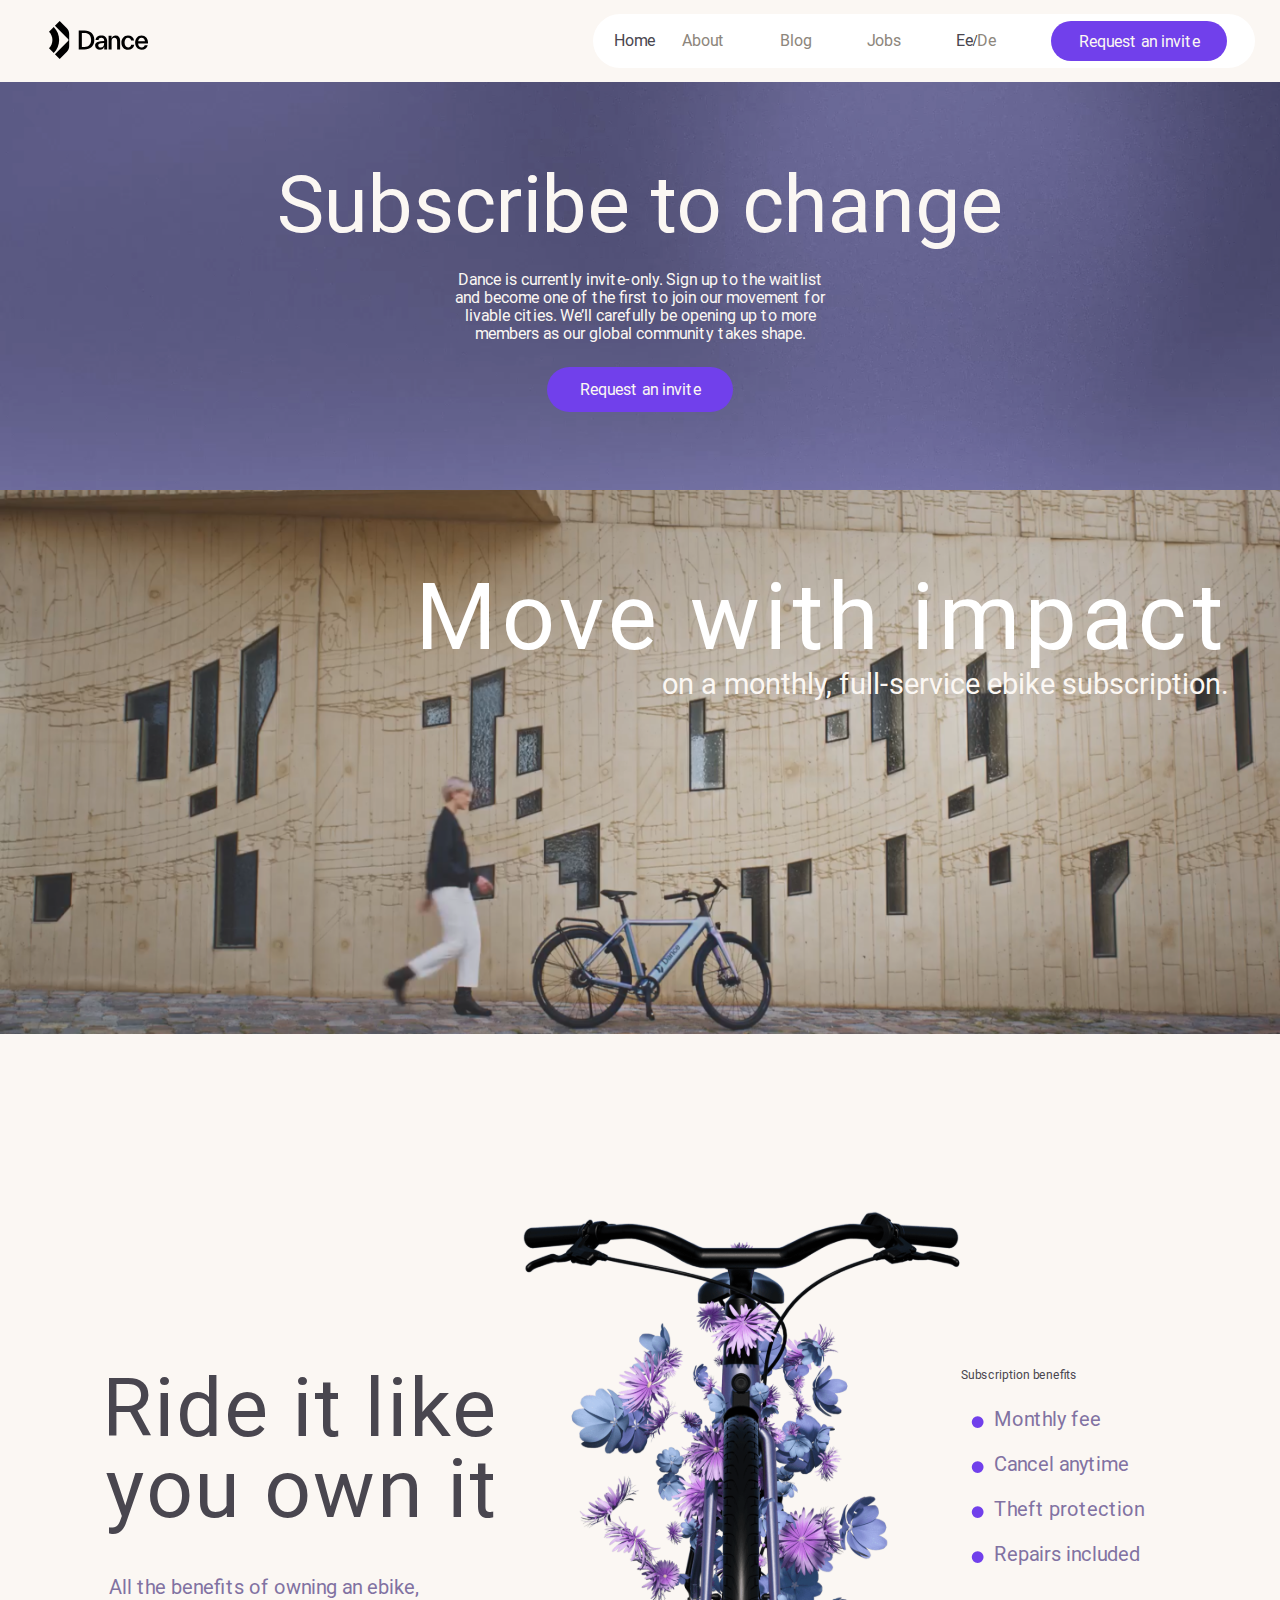
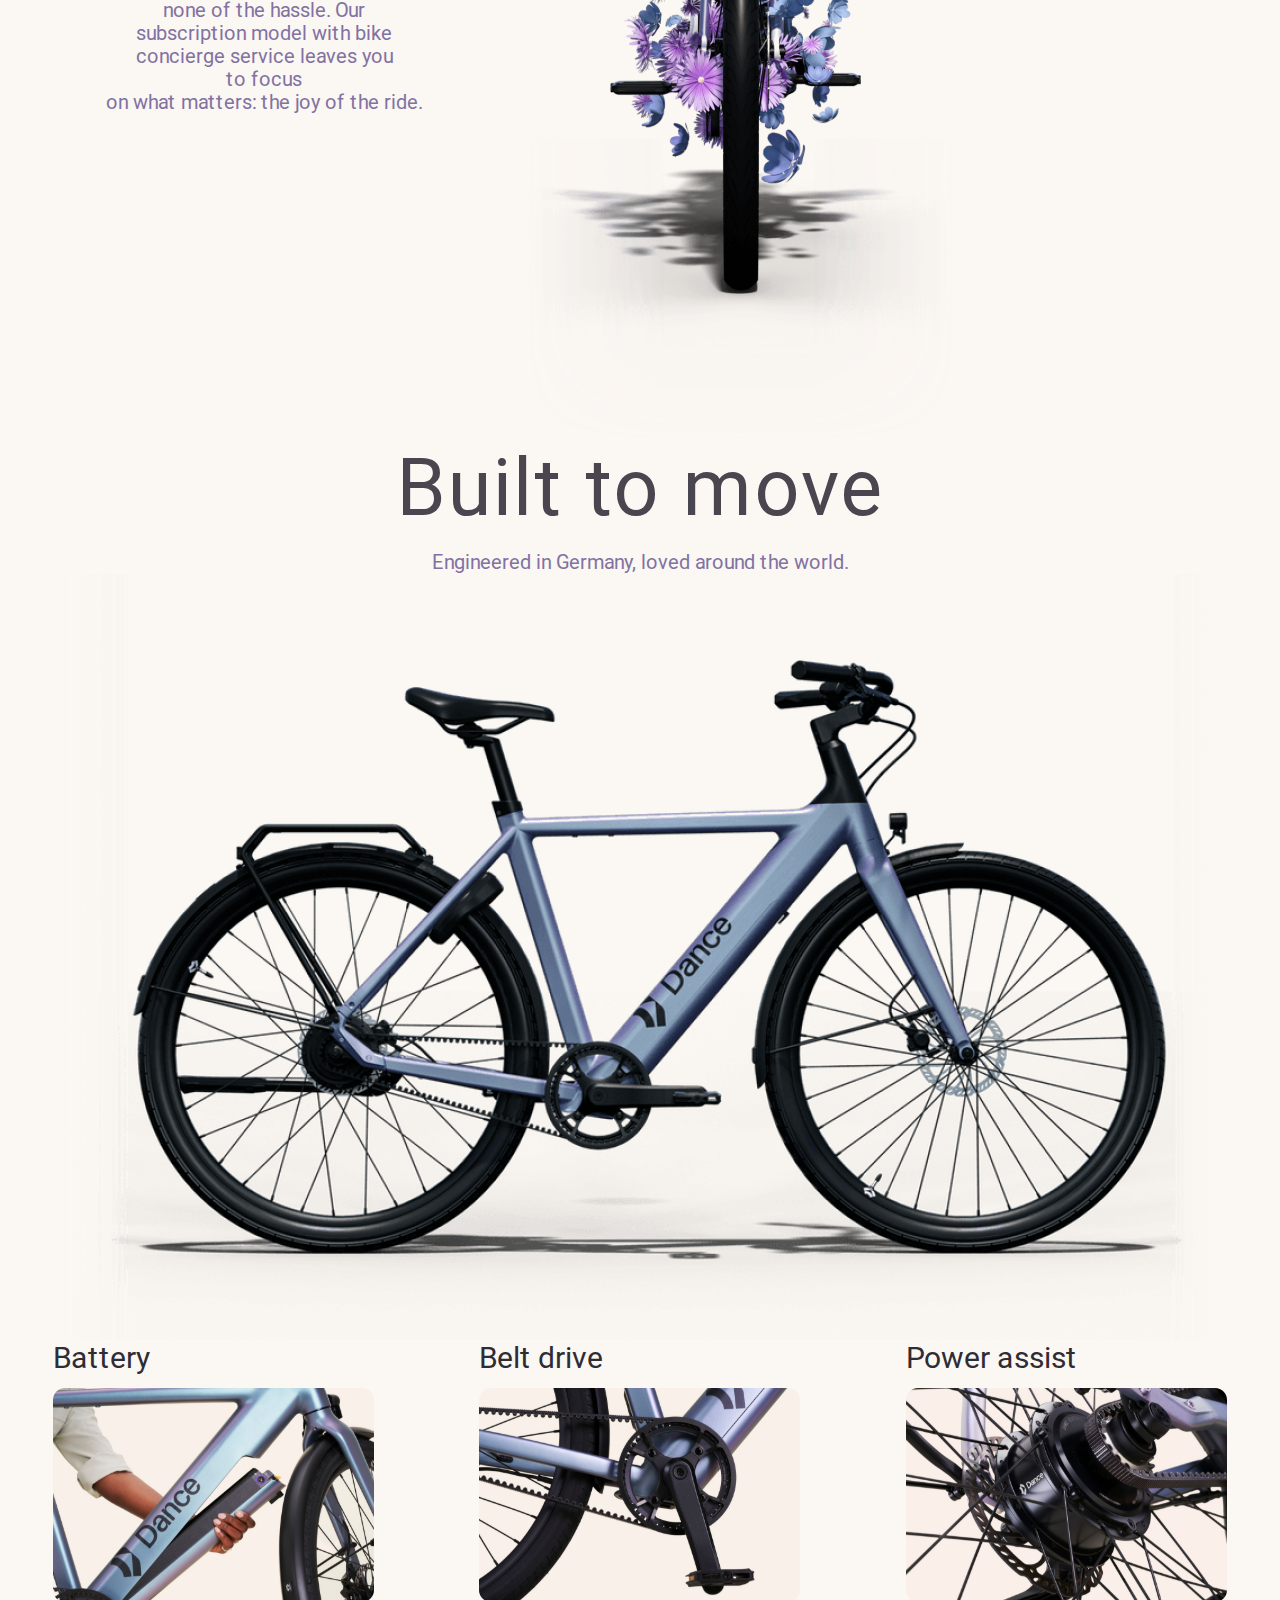
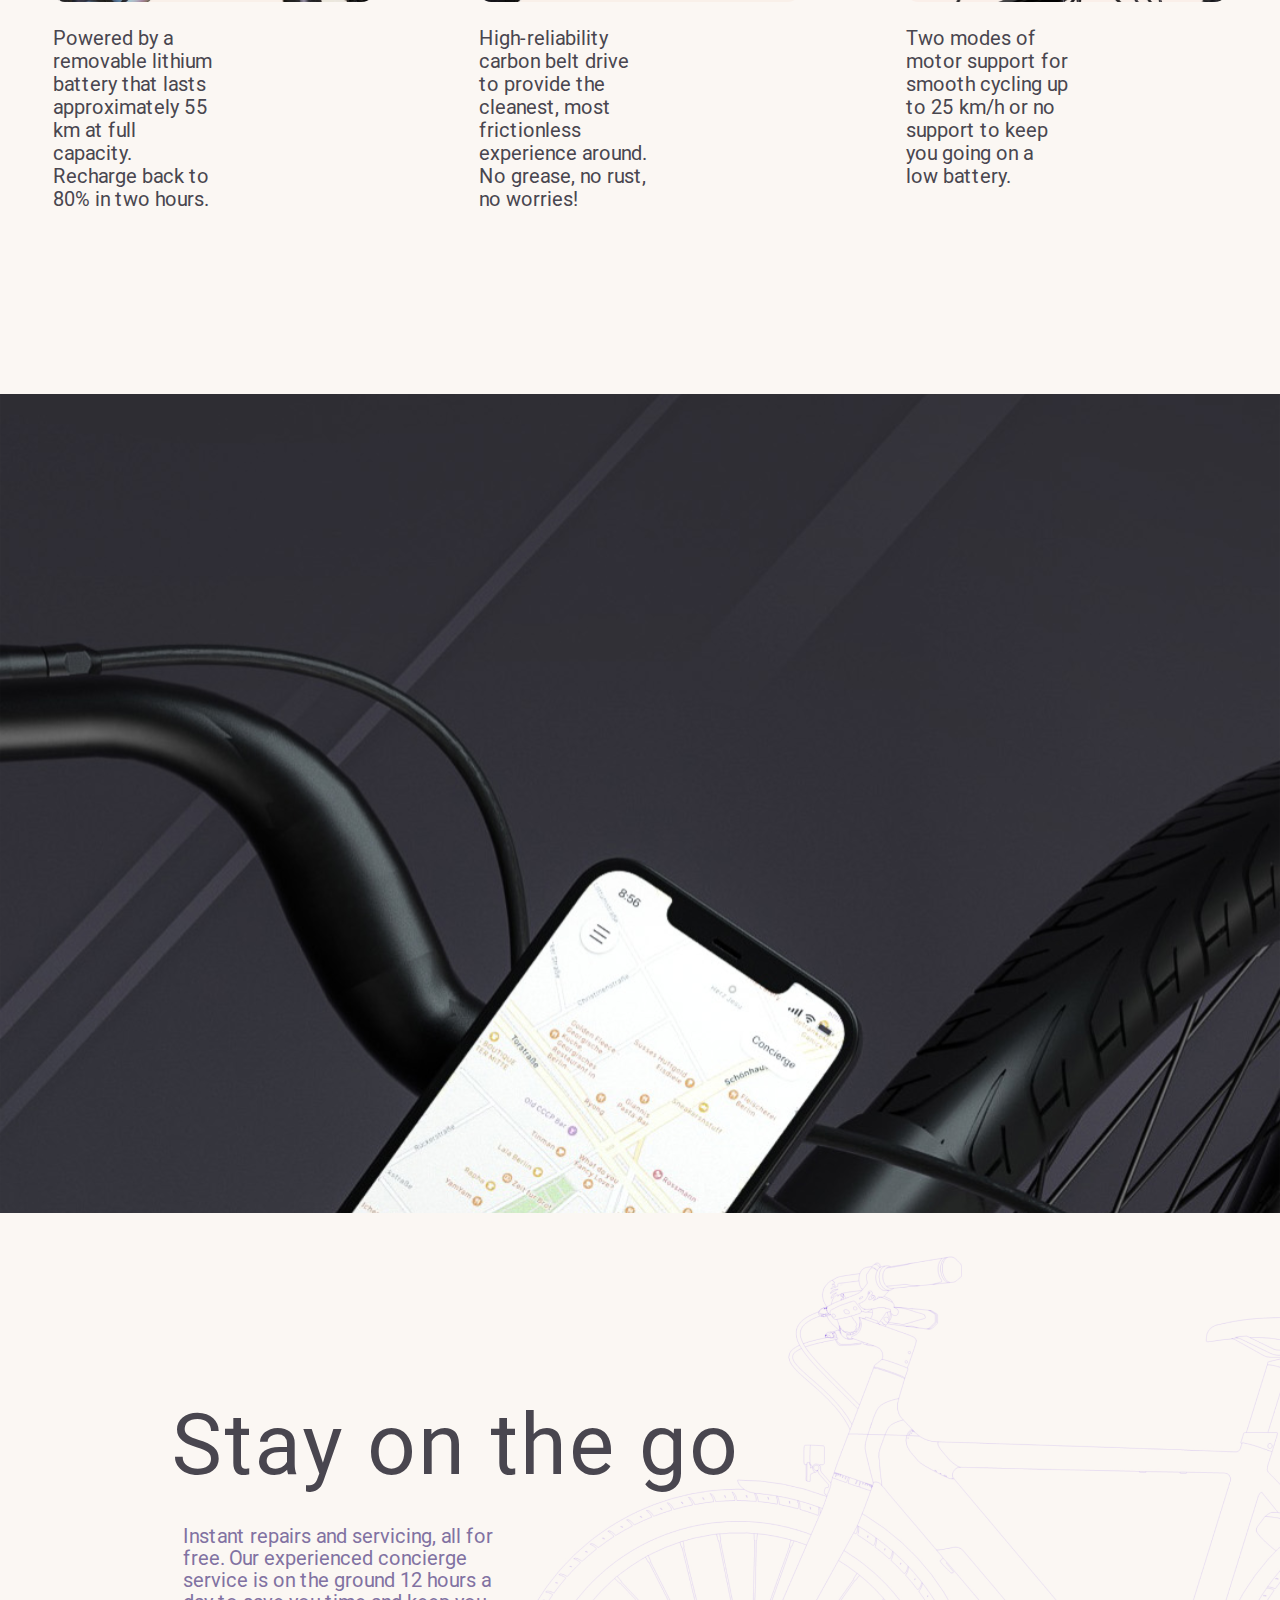
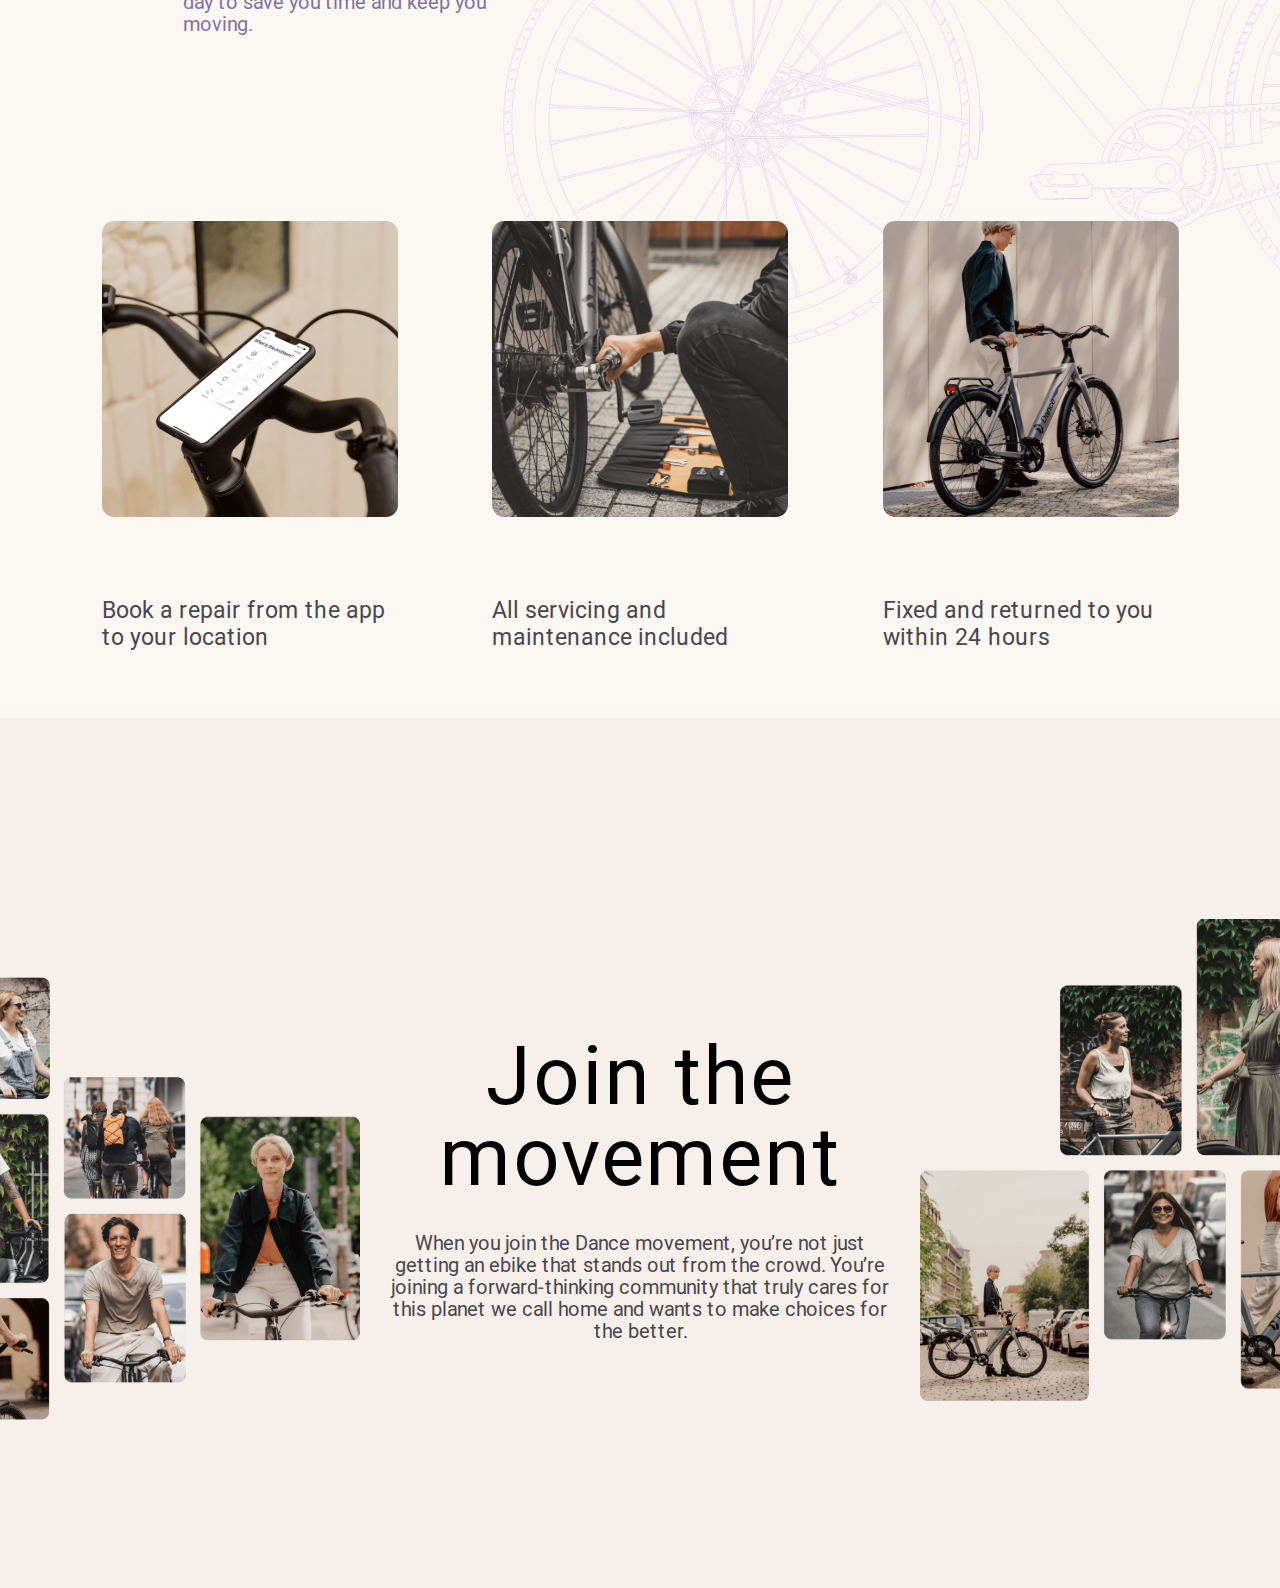
<file: index.html>
<!DOCTYPE html>
<html lang="en">

<head>
    <meta charset="UTF-8">
    <meta http-equiv="X-UA-Compatible" content="IE=edge">
    <!-- <meta name="viewport" content="width=device-width, initial-scale=1.0"> -->
    <meta name="viewport" content="width=device-width, initial-scale=1, shrink-to-fit=no">
    <link rel="stylesheet" href="./stily/reset.css" />
    <link rel="stylesheet" href="./fons/stylesheet.css" />
    <link rel="stylesheet" href="./stily/steel.css" />

    <title>Document</title>
</head>

<body>
    <header class="menu_block__container-blok">
        <div class="menu_block">
            <div class="menu_block__container">
                <div class="menu_block__element-icons">
                    <img src="pictures/Group.svg">
                </div>
                <div class="menu_block__navigation-box">
                    <nav>
                        <ul class="menu_blok__navigation-grup">
                            <li class="menu_block__navigation"><a class="menu_block__navigation-link" href="">Home</a>
                            </li>
                            <li class="menu_blok-navigation"><a class="menu_block__link" href="#">About</a></li>
                            <li class="menu_blok-navigation"><a class="menu_block__link" href="#">Blog</a></li>
                            <li class="menu_blok-navigation"><a class="menu_block__link" href="#">Jobs</a></li>
                            <li class="menu_block__navigation-switch">
                                <p class="menu_block__frame-en">Ee</p>
                                /
                                <p class="menu_block__frame-de">De</p>
                            </li>
                            <button class="menu_block__button">
                                <p class="menu_block__button-text">Request an invite</p>
                            </button>
                        </ul>
                    </nav>
                </div>

                <button
                    class="menu_block__navigation-burger"
                    id="burger"
                >
                    <img src="./pictures/menu.svg" alt="">
                </button>
            </div>
        </div>

        <div
            class="menu_block__container-mobile"
            id="menu"
        >
            <ul>
                <li class="menu_block__navigation">
                    <a class="menu_block__navigation-link" href="">Home</a>
                </li>
                <li class="menu_block__navigation">
                    <a class="menu_block__link" href="#">About</a>
                </li>
                <li class="menu_block__navigation">
                    <a class="menu_block__link" href="#">Blog</a>
                </li>
                <li class="menu_block__navigation">
                    <a class="menu_block__link" href="#">Jobs</a>
                </li>
                <button class="menu_block__button">
                    <p class="menu_block__button-text">Request an invite</p>
                </button>
            </ul>
        </div>

        <div class="manu_blok__container-title">
            <p class="menu_block__title">Subscribe to change</p>
            <p class="menu_blok-text">Dance is currently invite-only. Sign up to the waitlist and become one of the
                first to join our movement for livable cities. We’ll carefully be opening up to more members as our
                global community takes shape.</p>
            <button class="menu_blok__button-main">
                <p class="menu_block__button-text">Request an invite</p>
            </button>
        </div>
        
        <div class="menu_block__container-background">
            <div class="menu_block__title-box">
                <p class="menu_block__title-subject">Move with impact</p>
                <p class="menu__block__titles-subject">on a monthly, full-service ebike subscription.</p>
            </div>
        </div>
    </header>

    <section class="product_descriptions__container-blok">
        <div class="product_descriptions__container-title">
            <div class="product_descriptions__row-bloks">
                <div class="product_descriptions__products-title">
                    <p class="product_descriptions__title">Ride it like you own it</p>
                    <div class="product_descriptions__font">

                        <p class="product_descriptions__contents-descriptions">All the benefits of owning an ebike, none
                            of
                            the hassle. Our</p>
                        <p class="product_descriptions__string"> subscription model with bike concierge service leaves
                            you
                            to focus</p>
                        <p class="product_descriptions__content-string"> on what matters: the joy of the ride.</p>

                    </div>
                </div>
                <div class="product_descriptions__products">
                    <img  class="responsive"src="pictures/baik.svg">
                </div>
                <div class="product_descriptions__row-links">
                    <p class="product_descriptions__pointer-link">Subscription benefits</p>
                    <div class="product_descriptions__grup-link">
                        <nav>
                            <ul class="product_descriptions__link-grup">
                                <li class="product_descriptions__grup"><a class="product_descriptions-link"
                                        href="#">Monthly fee</a></li>
                                <li class="product_descriptions__grup"><a class="product_descriptions-link"
                                        href="#">Cancel anytime</a></li>
                                <li class="product_descriptions__grup"><a class="product_descriptions-link"
                                        href="#">Theft protection</a></li>
                                <li class="product_descriptions__grup"><a class="product_descriptions-link"
                                        href="#">Repairs included</a></li>

                            </ul>
                        </nav>

                    </div>

                </div>
            </div>
            <section class="product_descriptions__blok">
                <h1 class="product_descriptions__title-title">Built to move</h1>
                <p class="product_descriptions__title-string">Engineered in Germany, loved around the world.</p>
                <div class="product_descriptions__product-type"></div>
                <div class="product_descriptions__product-elements">
                    <div class="product_descriptions__elements">
                        <h1 class="product_descriptions__elements-title">Battery</h1>
                        <div class="product_descriptions__elements-view">
                            <img src="pictures/elements.svg">
                        </div>
                        <p class="product_descriptions__elements-string">Powered by a removable lithium battery that
                            lasts approximately 55 km at full capacity. Recharge back to 80% in two hours.</p>

                    </div>
                    <div class="product_descriptions__elements">
                        <h1 class="product_descriptions__elements-title">Belt drive</h1>
                        <div class="product_descriptions__elements-view">
                            <img src="pictures/belt drive.svg">
                        </div>
                        <p class="product_descriptions__string-elements">High-reliability carbon belt drive to provide
                            the cleanest, most frictionless experience around. No grease, no rust, no worries!</p>
                    </div>
                    <div class="product_descriptions__elements">
                        <h1 class="product_descriptions__elements-title">Power assist</h1>
                        <div class="product_descriptions__elements-view">
                            <img src="pictures/power assist.svg">
                        </div>
                        <p class="product_descriptions__str-elements">Two modes of motor support for smooth cycling up
                            to 25 km/h or no support to keep you going on a low battery.</p>
                    </div>
                </div>
                <div class="product_descriptions__background-wheel">
                    <img src="pictures/wheel.svg">
                </div>

                <section class="product_reliability__container-blok">
                    <div class="product_reliability__blok-background">
                        <div class="product_reliability__row-bloks">
                            <div class="product_reliability__blok">
                                <h2 class="product_reliability__title">Stay on the go</h2>
                                <div class="product_reliability__font">
                                    <div class="product_reliability__string-line">Instant repairs and servicing, all for
                                        free. Our experienced concierge service is on the ground 12 hours a day to save
                                        you time and keep you moving.</div>

                                </div>
                            </div>
                        </div>
                        <div class="product_reliadility__container">
                            <div class="product_reliadility__blok">
                                <div class="product_descriptions__blok-img">
                                    <img src="pictures/Navigator.svg">
                                </div>
                                <p class="product_descriptions__text">Book a repair from the app to your location</p>
                            </div>
                            <div class="product_reliadility__blok">

                                <div class="product_descriptions__blok-img">
                                    <img src="pictures/repair.svg">
                                </div>
                                <p class="product_descriptions__text">All servicing and maintenance included</p>

                            </div>
                            <div class="product_reliadility__blok">
                                <div class="product_descriptions__blok-img">
                                    <img src="pictures/bike  best friend.svg">
                                </div>
                                <p class="product_descriptions__text">Fixed and returned to you within 24 hours</p>

                            </div>
                        </div>
                    </div>
                </section>
                <footer class="conclusion_descriptions__container">
                    <div class="conclusion_descriptions__background">
                        <div class="conclusion_descriptions__container-blok">
                            <div class="conclusion_descriptions__blok">
                                <div class="conclusion_descriptions__img">
                                    <img src="pictures/rectangle.svg">
                                </div>
                            </div>
                            <div class="conclusion_descriptions__blok-string">
                                <h2 class="conclusion_descriptions__title">Join the movement</h2>
                                <p class="conclusion_descriptions__string">When you join the Dance movement, you’re not
                                    just getting an ebike that stands out from the crowd. You’re joining a
                                    forward-thinking community that truly cares for this planet we call home and wants
                                    to make choices for the better.</p>
                            </div>
                            <div class="conclusion_descriptions__blok">
                                <div class="conclusion_descriptions__img">
                                    <img src="pictures/rectangle img.svg">
                                </div>
                            </div>



                        </div>

                    </div>


                </footer>

        </div>


    </section>








    </div>

    </section>

    <script src="./js/script.js"></script>
</body>

</html>
</file>
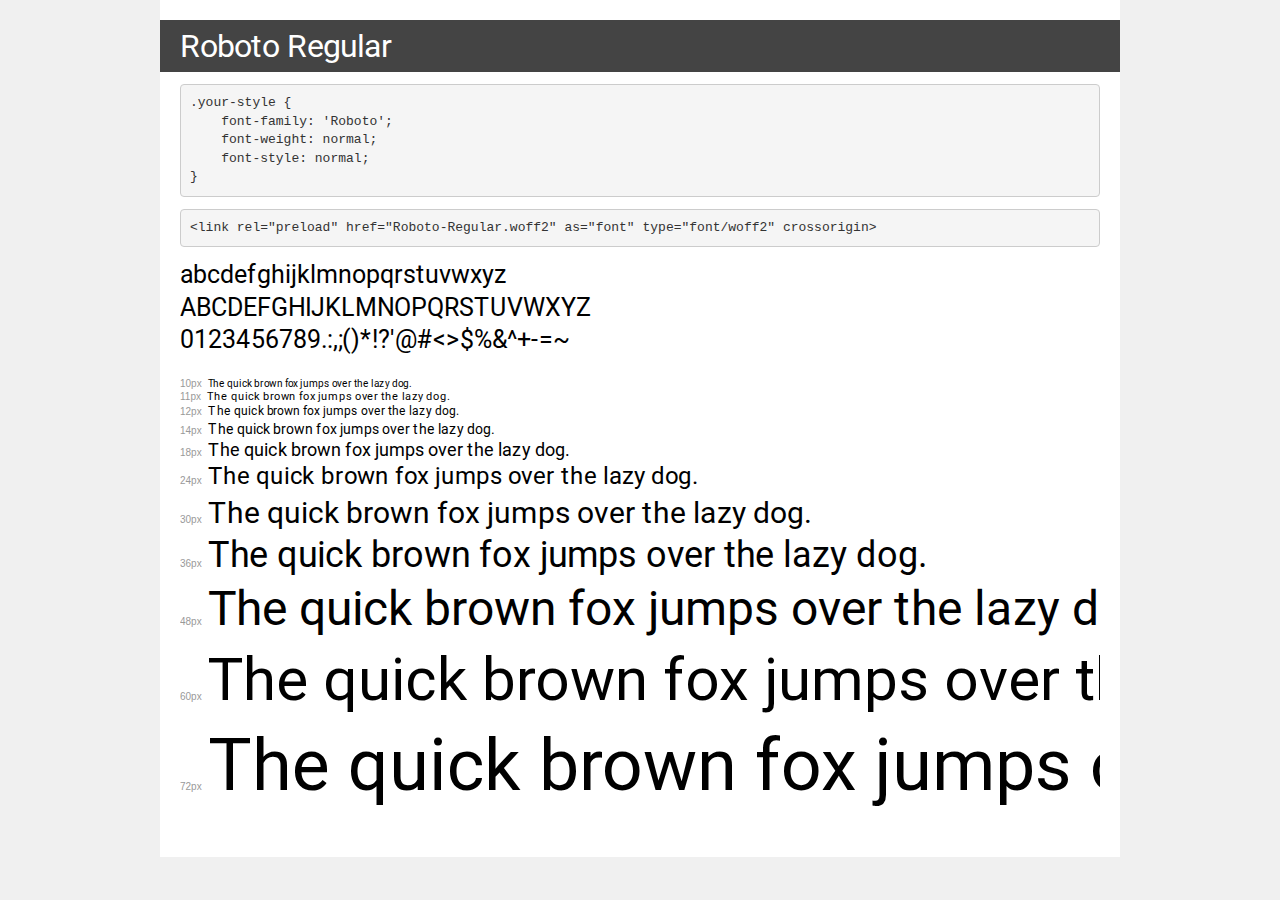
<file: fons/demo.html>
<!DOCTYPE html>
<html lang="en">
<head>
    <meta charset="utf-8">
    <meta http-equiv="X-UA-Compatible" content="IE=edge">
    <meta name="viewport" content="width=device-width, initial-scale=1">
    <meta name="robots" content="noindex, noarchive">
    <meta name="format-detection" content="telephone=no">
    <title>Transfonter demo</title>
    <link href="stylesheet.css" rel="stylesheet">
    <style>
        /*
        http://meyerweb.com/eric/tools/css/reset/
        v2.0 | 20110126
        License: none (public domain)
        */
        html, body, div, span, applet, object, iframe,
        h1, h2, h3, h4, h5, h6, p, blockquote, pre,
        a, abbr, acronym, address, big, cite, code,
        del, dfn, em, img, ins, kbd, q, s, samp,
        small, strike, strong, sub, sup, tt, var,
        b, u, i, center,
        dl, dt, dd, ol, ul, li,
        fieldset, form, label, legend,
        table, caption, tbody, tfoot, thead, tr, th, td,
        article, aside, canvas, details, embed,
        figure, figcaption, footer, header, hgroup,
        menu, nav, output, ruby, section, summary,
        time, mark, audio, video {
            margin: 0;
            padding: 0;
            border: 0;
            font-size: 100%;
            font: inherit;
            vertical-align: baseline;
        }
        /* HTML5 display-role reset for older browsers */
        article, aside, details, figcaption, figure,
        footer, header, hgroup, menu, nav, section {
            display: block;
        }
        body {
            line-height: 1;
        }
        ol, ul {
            list-style: none;
        }
        blockquote, q {
            quotes: none;
        }
        blockquote:before, blockquote:after,
        q:before, q:after {
            content: '';
            content: none;
        }
        table {
            border-collapse: collapse;
            border-spacing: 0;
        }
        /* demo styles */
        body {
            background: #f0f0f0;
            color: #000;
        }
        .page {
            background: #fff;
            width: 920px;
            margin: 0 auto;
            padding: 20px 20px 0 20px;
            overflow: hidden;
        }
        .font-container {
            overflow-x: auto;
            overflow-y: hidden;
            margin-bottom: 40px;
            line-height: 1.3;
            white-space: nowrap;
            padding-bottom: 5px;
        }
        h1 {
            position: relative;
            background: #444;
            font-size: 32px;
            color: #fff;
            padding: 10px 20px;
            margin: 0 -20px 12px -20px;
        }
        .letters {
            font-size: 25px;
            margin-bottom: 20px;
        }
        .s10:before {
            content: '10px';
        }
        .s11:before {
            content: '11px';
        }
        .s12:before {
            content: '12px';
        }
        .s14:before {
            content: '14px';
        }
        .s18:before {
            content: '18px';
        }
        .s24:before {
            content: '24px';
        }
        .s30:before {
            content: '30px';
        }
        .s36:before {
            content: '36px';
        }
        .s48:before {
            content: '48px';
        }
        .s60:before {
            content: '60px';
        }
        .s72:before {
            content: '72px';
        }
        .s10:before, .s11:before, .s12:before, .s14:before,
        .s18:before, .s24:before, .s30:before, .s36:before,
        .s48:before, .s60:before, .s72:before {
            font-family: Arial, sans-serif;
            font-size: 10px;
            font-weight: normal;
            font-style: normal;
            color: #999;
            padding-right: 6px;
        }
        pre {
            display: block;
            padding: 9px;
            margin: 0 0 12px;
            font-family: Monaco, Menlo, Consolas, "Courier New", monospace;
            font-size: 13px;
            line-height: 1.428571429;
            color: #333;
            font-weight: normal;
            font-style: normal;
            background-color: #f5f5f5;
            border: 1px solid #ccc;
            overflow-x: auto;
            border-radius: 4px;
        }
        /* responsive */
        @media (max-width: 959px) {
            .page {
                width: auto;
                margin: 0;
            }
        }
    </style>
</head>
<body>
<div class="page">
    <div class="demo">
        <h1 style="font-family: 'Roboto'; font-weight: normal; font-style: normal;">Roboto Regular</h1>
        <pre title="Usage">.your-style {
    font-family: 'Roboto';
    font-weight: normal;
    font-style: normal;
}</pre>
        <pre title="Preload (optional)">
&lt;link rel=&quot;preload&quot; href=&quot;Roboto-Regular.woff2&quot; as=&quot;font&quot; type=&quot;font/woff2&quot; crossorigin&gt;</pre>
        <div class="font-container" style="font-family: 'Roboto'; font-weight: normal; font-style: normal;">
            <p class="letters">
                abcdefghijklmnopqrstuvwxyz<br>
ABCDEFGHIJKLMNOPQRSTUVWXYZ<br>
                0123456789.:,;()*!?'@#&lt;&gt;$%&^+-=~
            </p>
            <p class="s10" style="font-size: 10px;">The quick brown fox jumps over the lazy dog.</p>
            <p class="s11" style="font-size: 11px;">The quick brown fox jumps over the lazy dog.</p>
            <p class="s12" style="font-size: 12px;">The quick brown fox jumps over the lazy dog.</p>
            <p class="s14" style="font-size: 14px;">The quick brown fox jumps over the lazy dog.</p>
            <p class="s18" style="font-size: 18px;">The quick brown fox jumps over the lazy dog.</p>
            <p class="s24" style="font-size: 24px;">The quick brown fox jumps over the lazy dog.</p>
            <p class="s30" style="font-size: 30px;">The quick brown fox jumps over the lazy dog.</p>
            <p class="s36" style="font-size: 36px;">The quick brown fox jumps over the lazy dog.</p>
            <p class="s48" style="font-size: 48px;">The quick brown fox jumps over the lazy dog.</p>
            <p class="s60" style="font-size: 60px;">The quick brown fox jumps over the lazy dog.</p>
            <p class="s72" style="font-size: 72px;">The quick brown fox jumps over the lazy dog.</p>
        </div>
    </div>

</div>
</body>
</html>
</file>
<file: fons/stylesheet.css>
@font-face {
    font-family: 'Roboto';
    src: url('Roboto-Regular.woff2') format('woff2'),
        url('Roboto-Regular.woff') format('woff');
    font-weight: normal;
    font-style: normal;
    font-display: swap;
}
</file>
<file: stily/steel.css>
body {
  margin: 0;
  padding: 0;
}
.menu_block {
  width: 100%;
  max-width: 1440px;
  background: #fbf7f3;
}
header.menu_block__container-blok {
  width: 100%;
  max-width: 1440px;
  margin: auto;
}
.menu_block__navigation-box {
  width: 100%;
  max-width: 662px;
  background: #ffffff;
  border-radius: 999px;
  margin-top: 14px;
  margin-bottom: 14px;
  padding-left: 21px;
}
.menu_blok__navigation-grup {
  margin: 0;
  padding-left: 0;
  display: flex;
  line-height: 54px;
}
.menu_block__link {
  text-decoration: none;
  font-family: "Roboto" !important;
  color: #8d867c;
}
.menu_blok-navigation {
  margin: auto;
}
.menu_block__navigation-link {
  text-decoration: none;
  font-family: "Roboto" !important;
  color: #49464f;
}
.menu_block__link:hover {
  color: #000000;
}

.menu_block__navigation-switch {
  display: flex;
  margin: auto;
}

.menu_block__container {
  width: 100%;
  max-width: 1239px;
  display: flex;
  justify-content: space-between;
  align-items: center;
  margin: auto;
  padding-left: 5px;
  padding-right: 5px;
}
.menu_block__frame-en {
  font-family: "Roboto" !important;
  color: #49464f;
}
.menu_block__frame-de {
  font-family: "Roboto" !important;
  color: #8d867c;
}
.menu_block__frame-en:hover,
.menu_block__frame-de:hover {
  color: #080707db;
  cursor: pointer;
}

.menu_block__button {
  width: 176px;
  height: 40px;
  margin: auto;
  border-radius: 9999px;
  background: #7140eb;
  border: none;
}
.menu_block__button-text {
  font-style: normal;
  font-weight: normal;
  font-size: 16px;
  line-height: 19px;
  font-family: "Roboto" !important;
  color: #fbf7f3;
}
.menu_block__element-icons {
  margin: 14px 0 14px 23px;
}

.manu_blok__container-title {
  width: 100%;
  max-width: 1440px;
  padding-bottom: 78px;
  background: url(../pictures/Rectangle.png);
  margin: auto;
  padding-left: 5px;
  padding-right: 5px;
}

.menu_block__title {
  font-family: "Roboto" !important ;
  font-style: normal;
  font-weight: normal;
  font-size: 80px;
  text-align: center;
  color: #fbf7f3;
  padding-top: 83px;
  padding-bottom: 26px;
}
.menu_blok-text {
  width: 100%;
  max-width: 380px;
  font-family: "Roboto" !important;
  font-style: normal;
  font-weight: normal;
  font-size: 16px;
  text-align: center;
  color: #fbf7f3;
  margin: auto;
  line-height: 18px;
  padding-bottom: 24px;
}
.menu_blok__button-main {
  display: block;
  width: 186px;
  height: 45px;
  margin: auto;
  border-radius: 9999px;
  background: #7140eb;
  border: none;
}
.menu_block__container-background {
  width: 100%;
  max-width: 1440px;
  min-height: 544px;
  background: url(../pictures/Rectang.png);
  background-size: cover;
  background-position: bottom;
  background-repeat: no-repeat;
}
.menu_block__title-box {
  padding-top: 81px;
  margin-right: 52px;
}
.menu_block__title-subject {
  font-family: "Roboto" !important;
  font-style: normal;
  font-weight: normal;
  font-size: 93px;
  text-align: right;
  letter-spacing: 5px;
  color: #ffffff;
}
.menu__block__titles-subject {
  font-family: "Roboto" !important;
  font-style: normal;
  font-weight: normal;
  font-size: 29px;
  line-height: 28px;
  text-align: right;
  color: #fbf7f3;
  padding-top: 6px;
}
.product_descriptions__container-blok {
  width: 100%;
  max-width: 1440px;
  margin: auto;
}
.product_descriptions__container-title {
  width: 100%;
  max-width: 1440px;
  background: url(../pictures/fons.png);
  background-size: cover;
  background-position: bottom;
  background-repeat: no-repeat;
}
.product_descriptions__row-bloks {
  display: flex;
  justify-content: center;
  width: 100%;
  max-width: 1236px;
}

.product_descriptions__products-title {
  width: 100%;
  max-width: 494px;
  text-align: right;
  display: flex;
  flex-direction: column;
  justify-content: center;
}
.product_descriptions__title {
  font-family: "Roboto" !important;
  font-style: normal;
  font-weight: normal;
  font-size: 82px;
  line-height: 81px;
  letter-spacing: 2px;
  color: #49464f;
  padding-bottom: 46px;
  width: 100%;
  max-width: 471px;
}
.product_descriptions__font {
  font-family: "Roboto" !important;
  font-style: normal;
  font-weight: normal;
  font-size: 20px;
  line-height: 23px;
  text-align: center;
  color: #8172a2;
  padding-right: 20px;
}
.product_descriptions__contents-descriptions {
  width: 100%;
  max-width: 312px;
  margin: auto;
}
.product_descriptions__string {
  width: 100%;
  max-width: 278px;
  margin: auto;
}
.product_descriptions__content-string {
  width: 100%;
  max-width: 317px;
  margin: auto;
}

.product_descriptions__products {
  width: 100%;
  max-width: 440px;
}

.product_descriptions__row-links {
  width: 100%;
  max-width: 248px;

  padding-top: 229px;
}
.product_descriptions__pointer-link {
  font-family: "Roboto" !important;
  font-style: normal;
  font-weight: normal;
  font-size: 12px;
  line-height: 14px;
  color: #49464f;
  padding-top: 105px;
  padding-bottom: 33px;
}
.product_descriptions__link-grup {
  line-height: 14px;
  position: relative;
}
.product_descriptions__grup:before {
  content: "·";
  font-size: 100px;
}

.product_descriptions__grup {
  color: #7140eb;
}
.product_descriptions-link {
  text-decoration: none;
  font-family: "Roboto" !important;
  font-style: normal;
  font-weight: normal;
  font-size: 20px;
  line-height: 23px;
  color: #8172a2;
  position: relative;
  bottom: 29px;
}
.product_descriptions__blok {
  width: 100%;
  max-width: 1440px;
}
.product_descriptions__title-title {
  font-family: "Roboto" !important;
  font-style: normal;
  font-weight: normal;
  font-size: 79px;
  line-height: 81px;
  text-align: center;
  letter-spacing: 2px;
  color: #49464f;
  padding-bottom: 22px;
}
.product_descriptions__title-string {
  font-family: "Roboto" !important;
  font-style: normal;
  font-weight: normal;
  font-size: 20px;
  line-height: 23px;
  text-align: center;
  color: #8172a2;
}
.product_descriptions__product-type {
  width: 100%;
  max-width: 1152px;
  padding-bottom: 766px;
  background: url(../pictures/product-type.png);
  background-size: cover;
  background-position: bottom;
  background-repeat: no-repeat;
  margin: auto;
}
.product_descriptions__product-elements {
  width: 100%;
  max-width: 1440px;
  padding-bottom: 162px;
  display: flex;
  justify-content: space-around;
}

.product_descriptions__elements {
  width: 100%;
  max-width: 321px;
}

.product_descriptions__elements-title {
  font-family: "Roboto" !important;
  font-style: normal;
  font-weight: normal;
  font-size: 30px;
  line-height: 36px;
  color: #2e2c34;
  padding-bottom: 12px;
}
.product_descriptions__elements-view {
  width: 100%;
  max-width: 321px;
  padding-bottom: 22px;
}
.product_descriptions__elements-string {
  width: 100%;
  max-width: 159px;
  font-family: "Roboto" !important;
  font-style: normal;
  font-weight: normal;
  font-size: 20px;
  line-height: 23px;
  color: #49464f;
  padding-bottom: 21px;
}
.product_descriptions__string-elements {
  width: 100%;
  max-width: 167px;
  font-family: "Roboto" !important;
  font-style: normal;
  font-weight: normal;
  font-size: 20px;
  line-height: 23px;
  color: #49464f;
  padding-bottom: 21px;
}
.product_descriptions__str-elements {
  width: 100%;
  max-width: 162px;
  font-family: "Roboto" !important;
  font-style: normal;
  font-weight: normal;
  font-size: 20px;
  line-height: 23px;
  color: #49464f;
  padding-bottom: 21px;
}
.product_descriptions__background-wheel {
  width: 100%;
  max-width: 1440px;
}
.product_descriptions__background-wheel img {
  width: 100%;
}
.product_reliability__container-blok {
  width: 100%;
  max-width: 1440px;
  margin: auto;
}
.product_reliability__blok-background {
  width: 100%;
  max-width: 1440px;
  min-height: 1102px;
  background: url(../pictures/bag.png);
  background-size: cover;
  background-position: bottom;
  background-repeat: no-repeat;
}

.product_reliability__title {
  font-family: "Roboto" !important;
  font-style: normal;
  font-weight: normal;
  font-size: 85px;
  line-height: 81px;
  letter-spacing: 2px;
  color: #49464f;
  padding-bottom: 39px;
}
.product_reliability__blok {
  width: 100%;
  max-width: 634px;
  min-height: 431px;
  text-align: right;
  display: flex;
  flex-direction: column;
  justify-content: end;
}
.product_reliability__font {
  font-family: "Roboto" !important;
  font-style: normal;
  font-weight: normal;
  font-size: 20px;
  line-height: 22px;
  color: #8172a2;
  text-align: left;
  padding-right: 155px;
  padding-bottom: 12px;
}

.product_reliability__string-line {
  width: 100%;
  max-width: 325px;
  margin: auto;
}
.product_reliability__row-bloks {
  width: 100%;
  max-width: 846px;
  display: flex;
  justify-content: center;
  padding-bottom: 174px;
}
.product_reliadility__container {
  width: 100%;
  max-width: 1077px;

  display: flex;
  justify-content: space-between;
  margin: auto;
}

.product_reliadility__blok {
  width: 100%;
  max-width: 296px;
}

.product_descriptions__text {
  font-family: "Roboto" !important;
  font-style: normal;
  font-weight: normal;
  font-size: 23px;
  line-height: 27px;
  color: #49464f;
}
.product_descriptions__blok-img {
  padding-bottom: 77px;
}
.product_descriptions__blok-img img {
  width: 100%;
}
.conclusion_descriptions__container {
  width: 100%;
  max-width: 1440px;
}
.conclusion_descriptions__background {
  width: 100%;
  max-width: 1440px;
  min-height: 870px;
  background: url(../pictures/background.png);
  background-size: cover;
  background-position: bottom;
  background-repeat: no-repeat;
}
.conclusion_descriptions__container-blok {
  width: 100%;
  max-width: 1440px;
  display: flex;
  justify-content: space-between;

  padding-top: 201px;
}
.conclusion_descriptions__blok {
  width: 100%;
  max-width: 360px;
}

.conclusion_descriptions__title {
  font-family: "Roboto" !important;
  font-style: normal;
  font-weight: normal;
  font-size: 81px;
  line-height: 81px;
  text-align: center;
  letter-spacing: 2px;
  width: 100%;
  max-width: 450px;
  padding-top: 117px;
  padding-bottom: 34px;
  margin: auto;
}
.conclusion_descriptions__string {
  width: 100%;
  max-width: 511px;
  font-family: "Roboto" !important;
  font-style: normal;
  font-weight: normal;
  font-size: 20px;
  line-height: 22px;
  text-align: center;
  color: #49464f;
  margin: auto;
}

.conclusion_descriptions__blok-string {
  width: 100%;
  max-width: 717px;
}

/* mobile */
.menu_block__container-mobile {
  display: none;
  padding: 20px;
}

.menu_block__container-mobile .menu_block__navigation {
  font-size: 30px;
  padding-bottom: 10px;
}

.menu_block__navigation-burger {
  position: relative;
  width: 40px;
  height: 40px;
  outline: none;
  border: none;
  background: transparent;
  display: none;
}

.menu_block__navigation-burger img {
  width: 100%;
  height: 100%;
}

@media (max-width: 991px) {
  .menu_block__navigation-box {
    display: none;
  }

  .menu_block__navigation-burger {
    display: block;
  }
  .product_descriptions__row-bloks {
    flex-direction: column;
  }
  .product_descriptions__product-elements {
    flex-direction: column;
  }
  .product_descriptions__product-elements img {
    width: 100%;
  }
  .product_reliadility__container {
    flex-direction: column;
  }
}

@media screen and (max-width: 1200px) {
  header.menu_block__container-blok {
    width: 1140px;
  }
  .product_descriptions__container-blok {
    width: 1140px;
  }
  .menu_block__container {
    padding-left: 15px;
  }
  .menu_block__title {
    font-size: 32px;
  }
  .product_descriptions__blok-img {
    padding-bottom: 25px;
  }
  .product_descriptions__products {
    display: block;
  }
  .responsive {
    width: 100%;
    max-width: 400px;
    height: auto;
    padding-bottom: 12px;
  }
  .product_descriptions__row-links {
    padding-top: 0px;
    margin: auto;
  }
  .menu_blok-text {
    font-size: 14px;
  }

  .menu_block__title-subject {
    font-size: 73px;
  }
  .product_descriptions__str-elements {
    width: 100%;
    max-width: 300px;
    text-align: center;
    margin: auto;
  }
  .product_descriptions__elements-string {
    width: 100%;
    max-width: 300px;
    font-family: "Roboto" !important;
    font-style: normal;
    font-weight: normal;
    font-size: 20px;
    line-height: 23px;
    color: #49464f;
    padding-bottom: 21px;
    text-align: center;
  }

  .product_descriptions__product-type {
    width: 100%;
    max-width: 1152px;
    height: auto;
    padding-bottom: 766px;
    background: url(../pictures/product-type.png);
    background-size: cover;
    background-position: bottom;
    background-repeat: no-repeat;
    margin: auto;
  }
  .product_descriptions__title {
    text-align: center;
  }
  .product_descriptions__products-title {
    margin: auto;
  }
  .product_descriptions__products {
    margin: auto;
  }
  .product_descriptions__elements {
    margin: auto;
    width: 100%;
  }
  .product_descriptions__elements-title {
    font-family: "Roboto" !important;
    font-style: normal;
    font-weight: normal;
    font-size: 30px;
    line-height: 36px;
    color: #2e2c34;
    padding-bottom: 12px;
    text-align: center;
    margin: auto;
  }
  .product_reliability__font {
    font-family: "Roboto" !important;
    font-style: normal;
    font-weight: normal;
    font-size: 20px;
    line-height: 22px;
    color: #8172a2;
    text-align: left;
    padding-bottom: 12px;
    padding-right: 3px;
    margin: auto;
  }

  .product_descriptions__string-elements {
    width: 100%;
    max-width: 300px;
    text-align: center;
    margin: auto;
  }
  .product_reliability__title {
    text-align: center;
  }
  .product_reliadility__container {
    align-items: center;
  }
  .product_descriptions__text {
    text-align: center;
  }
  .conclusion_descriptions__blok {
    display: none;
  }
  .product_descriptions__pointer-link {
    font-size: 25px;
  }
  .product_reliability__row-bloks {
    padding-bottom: 74px;
  }
  .product_descriptions-link {
    font-size: 25px;
    line-height: 44px;
  }
  .product_descriptions__str-elements {
    width: 100%;
    max-width: 300px;
    text-align: center;
    margin: auto;
  }
}
@media screen and (max-width: 1199px) {
  header.menu_block__container-blok {
    width: 960px;
  }
  .product_descriptions__container-blok {
    width: 960px;
  }
  .menu_block__container {
    padding-left: 15px;
  }
  .menu_block__title {
    font-size: 32px;
  }
  .product_descriptions__products {
    display: block;
  }
  .responsive {
    width: 100%;
    max-width: 400px;
    height: auto;
    padding-bottom: 12px;
  }
  .product_descriptions__row-links {
    padding-top: 0px;
    margin: auto;
  }
  .product_descriptions__blok-img {
    padding-bottom: 25px;
  }
  .menu_blok-text {
    font-size: 14px;
  }

  .menu_block__title-subject {
    font-size: 73px;
  }
  .product_descriptions__product-type {
    width: 100%;
    max-width: 1152px;
    height: auto;
    padding-bottom: 669px;
    background: url(../pictures/product-type.png);
    background-size: cover;
    background-position: bottom;
    background-repeat: no-repeat;
    margin: auto;
  }
  .product_descriptions__title {
    text-align: center;
  }
  .product_descriptions__products-title {
    margin: auto;
  }
  .product_descriptions__products {
    margin: auto;
    width: 100%;
  }
  .product_descriptions__elements-title {
    font-family: "Roboto" !important;
    font-style: normal;
    font-weight: normal;
    font-size: 30px;
    line-height: 36px;
    color: #2e2c34;
    padding-bottom: 12px;
    text-align: center;
  }
  .product_descriptions__elements {
    margin: auto;
  }
  .product_descriptions__elements-string {
    width: 100%;
    max-width: 300px;
    font-family: "Roboto" !important;
    font-style: normal;
    font-weight: normal;
    font-size: 20px;
    line-height: 23px;
    color: #49464f;
    padding-bottom: 21px;
    text-align: center;
    margin: auto;
  }

  .product_reliability__font {
    font-family: "Roboto" !important;
    font-style: normal;
    font-weight: normal;
    font-size: 20px;
    line-height: 22px;
    color: #8172a2;
    text-align: left;
    padding-bottom: 12px;
    padding-right: 3px;
    margin: auto;
  }
  .product_descriptions__string-elements {
    width: 100%;
    max-width: 300px;
    text-align: center;
    margin: auto;
  }
  .product_reliability__title {
    text-align: center;
  }
  .product_reliadility__container {
    align-items: center;
  }
  .product_descriptions__text {
    text-align: center;
  }
  .product_descriptions__str-elements {
    width: 100%;
    max-width: 300px;
    text-align: center;
    margin: auto;
  }
  .product_descriptions-link {
    font-size: 25px;
    line-height: 44px;
  }

  .product_descriptions__pointer-link {
    font-size: 25px;
  }
  .product_reliability__row-bloks {
    padding-bottom: 74px;
  }

  .conclusion_descriptions__blok {
    display: none;
  }
  .conclusion_descriptions__string {
    font-size: 20px;
    line-height: 22px;
    text-align: center;
  }
  .conclusion_descriptions__blok-string {
    margin: auto;
  }
}
@media screen and (max-width: 991px) {
  header.menu_block__container-blok {
    width: 720px;
  }

  .product_descriptions__container-blok {
    width: 720px;
  }
  .menu_block__container {
    padding-left: 15px;
  }
  .menu_block__title {
    font-size: 32px;
  }
  .product_descriptions__products {
    display: block;
  }
  .responsive {
    width: 100%;
    max-width: 400px;
    height: auto;
    padding-bottom: 12px;
  }
  .product_descriptions__row-links {
    padding-top: 0px;
    margin: auto;
  }
  .menu_blok-text {
    font-size: 14px;
  }
  .product_descriptions__products-title {
    margin: auto;
    margin-top: 31px;
  }

  .menu_block__title-subject {
    font-size: 28px;
  }
  .menu__block__titles-subject {
    font-size: 14px;
  }
  .product_descriptions__product-type {
    width: 100%;
    max-width: 1152px;
    height: auto;
    padding-bottom: 516px;
    background: url(../pictures/product-type.png);
    background-size: cover;
    background-position: bottom;
    background-repeat: no-repeat;
    margin: auto;
  }
  .product_descriptions__title {
    text-align: center;
    font-size: 26px;
    line-height: 48px;
  }
  .product_descriptions__products {
    margin: auto;
  }
  .product_descriptions__elements {
    margin: auto;
    width: 100%;
  }
  .product_descriptions__elements-title {
    font-family: "Roboto" !important;
    font-style: normal;
    font-weight: normal;
    font-size: 30px;
    line-height: 36px;
    color: #2e2c34;
    padding-bottom: 12px;
    text-align: center;
  }
  .product_reliability__font {
    font-family: "Roboto" !important;
    font-style: normal;
    font-weight: normal;
    font-size: 20px;
    line-height: 22px;
    color: #8172a2;
    text-align: left;
    padding-bottom: 12px;
    padding-right: 3px;
    margin: auto;
  }
  .product_descriptions__elements-string {
    width: 100%;
    max-width: 300px;
    font-family: "Roboto" !important;
    font-style: normal;
    font-weight: normal;
    font-size: 20px;
    line-height: 23px;
    color: #49464f;
    padding-bottom: 21px;
    text-align: center;
    margin: auto;
  }

  .product_reliability__title {
    text-align: center;
  }
  .product_reliadility__container {
    align-items: center;
  }
  .product_descriptions__text {
    text-align: center;
  }
  .conclusion_descriptions__blok {
    display: none;
  }
  .product_descriptions__string-elements {
    width: 100%;
    max-width: 300px;
    text-align: center;
    margin: auto;
  }
  .product_descriptions__str-elements {
    width: 100%;
    max-width: 300px;
    text-align: center;
    margin: auto;
  }
  .product_descriptions__pointer-link {
    font-size: 25px;
  }
  .product_descriptions-link {
    font-size: 25px;
    line-height: 44px;
  }
  .product_descriptions__blok-img {
    padding-bottom: 25px;
  }
  .product_reliability__row-bloks {
    padding-bottom: 74px;
  }
  .product_descriptions__font {
    font-size: 17px;
    line-height: 19px;
  }
}
@media screen and (max-width: 767px) {
  header.menu_block__container-blok {
    width: 540px;
  }
  .product_descriptions__container-blok {
    width: 540px;
  }
  .menu_block__container {
    padding-left: 15px;
  }
  .menu_block__title {
    font-size: 32px;
  }
  .product_descriptions__products {
    display: block;
  }
  .responsive {
    width: 100%;
    max-width: 400px;
    height: auto;
    padding-bottom: 12px;
  }
  .product_descriptions__row-links {
    padding-top: 0px;
    margin: auto;
  }
  .menu_blok-text {
    font-size: 14px;
  }

  .menu_block__title-subject {
    font-size: 33px;
  }
  .menu__block__titles-subject {
    font-size: 12px;
  }
  .product_descriptions__product-type {
    width: 100%;
    max-width: 1152px;
    height: auto;
    padding-bottom: 378px;
    background: url(../pictures/product-type.png);
    background-size: cover;
    background-position: bottom;
    background-repeat: no-repeat;
    margin: auto;
  }
  .product_descriptions__elements-string {
    width: 100%;
    max-width: 300px;
    font-family: "Roboto" !important;
    font-style: normal;
    font-weight: normal;
    font-size: 20px;
    line-height: 23px;
    color: #49464f;
    padding-bottom: 21px;
    text-align: center;
    margin: auto;
  }

  .product_descriptions__products-title {
    margin: auto;
    margin-top: 31px;
  }
  .product_descriptions__title {
    text-align: center;
  }
  .product_descriptions__products {
    margin: auto;
  }
  .product_descriptions__elements {
    margin: auto;
    width: 100%;
  }
  .product_descriptions__elements-title {
    font-family: "Roboto" !important;
    font-style: normal;
    font-weight: normal;
    font-size: 30px;
    line-height: 36px;
    color: #2e2c34;
    padding-bottom: 12px;
    text-align: center;
  }
  .product_reliability__font {
    font-family: "Roboto" !important;
    font-style: normal;
    font-weight: normal;
    font-size: 20px;
    line-height: 22px;
    color: #8172a2;
    text-align: left;
    padding-bottom: 12px;
    padding-right: 3px;
    margin: auto;
  }
  .product_reliability__title {
    text-align: center;
    line-height: 73px;
  }
  .product_reliadility__container {
    align-items: center;
  }
  .product_descriptions__text {
    text-align: center;
  }
  .conclusion_descriptions__blok {
    display: none;
  }
  .product_descriptions__string-elements {
    width: 100%;
    max-width: 300px;
    text-align: center;
    margin: auto;
  }
  .product_descriptions__str-elements {
    width: 100%;
    max-width: 300px;
    text-align: center;
    margin: auto;
  }
  .product_descriptions__pointer-link {
    font-size: 25px;
  }
  .product_descriptions-link {
    font-size: 25px;
    line-height: 44px;
  }
  .product_descriptions__blok-img {
    padding-bottom: 25px;
  }
  .product_reliability__row-bloks {
    padding-bottom: 74px;
  }
  .conclusion_descriptions__title {
    text-align: center;
    font-size: 26px;
    line-height: 48px;
  }
  .product_descriptions__font {
    font-size: 17px;

    line-height: 19px;
  }
}

@media screen and (max-width: 575px) {
  header.menu_block__container-blok {
    width: 100%;
  }
  .product_descriptions__container-blok {
    width: 100%;
  }
  .menu_block__container {
    padding-left: 15px;
  }
  .menu_block__title {
    font-size: 32px;
  }
  .product_descriptions__products {
    display: block;
  }
  .responsive {
    width: 100%;
    max-width: 400px;
    height: auto;
    padding-bottom: 12px;
  }
  .product_descriptions__row-links {
    padding-top: 0px;
    margin: auto;
    margin-bottom: 40px;
  }
  .menu_blok-text {
    font-size: 14px;
  }

  .menu_block__title-subject {
    font-size: 32px;
    letter-spacing: normal;
  }
  .menu__block__titles-subject {
    font-size: 14px;
  }
  .product_descriptions__product-type {
    width: 100%;
    max-width: 1152px;
    height: auto;
    padding-bottom: 343px;
    background: url(../pictures/product-type.png);
    background-size: cover;

    background-position: bottom;
    background-repeat: no-repeat;
    margin: auto;
  }
  .product_descriptions__elements {
    width: 48%;
  }
  .product_descriptions__products-title {
    margin: auto;
    margin-top: 31px;
  }
  .product_descriptions__products {
    margin: auto;
  }
  .product_descriptions__title {
    text-align: center;
    font-size: 26px;
    line-height: 30px;
    letter-spacing: normal;
  }
  .product_descriptions__elements {
    margin: auto;
    width: 100%;
  }
  .product_descriptions__elements-title {
    font-family: "Roboto" !important;
    font-style: normal;
    font-weight: normal;
    font-size: 30px;
    line-height: 36px;
    color: #2e2c34;
    padding-bottom: 12px;
    text-align: center;
  }
  .product_descriptions__elements-string {
    width: 100%;
    max-width: 300px;
    font-family: "Roboto" !important;
    font-style: normal;
    font-weight: normal;
    font-size: 20px;
    line-height: 23px;
    color: #49464f;
    padding-bottom: 21px;
    text-align: center;
    margin: auto;
  }

  .product_reliability__font {
    font-size: 16px;
    line-height: 22px;
    color: #8172a2;
    text-align: center;
  }
  .product_reliability__title {
    text-align: center;
    font-size: 23px;
    line-height: 30px;
    margin-top: 30px;
    letter-spacing: normal;
  }
  .product_descriptions__str-elements {
    width: 100%;
    max-width: 300px;
    text-align: center;
    margin: auto;
  }
  .product_descriptions__string-elements {
    width: 100%;
    max-width: 300px;
    text-align: center;
    margin: auto;
  }
  .product_reliadility__container {
    align-items: center;
  }
  .product_descriptions__text {
    text-align: center;
    font-size: 17px;
    padding-bottom: 19px;
  }
  .product_descriptions__pointer-link {
    font-size: 16px;
    line-height: 23px;
    text-align: center;
  }
  .product_descriptions-link {
    font-size: 18px;
    line-height: 44px;
  }
  .conclusion_descriptions__blok {
    display: none;
  }
  .product_descriptions__blok-img {
    padding-bottom: 25px;
  }
  .product_reliability__row-bloks {
    padding-bottom: 7px;
  }
  .product_descriptions__font {
    font-size: 17px;

    line-height: 19px;
  }
  .product_descriptions__title-title {
    font-size: 26px;
    line-height: 32px;
    letter-spacing: normal;
  }
  .product_descriptions__title-string {
    font-size: 16px;
    line-height: 23px;
  }
  .product_reliability__blok {
    min-height: 245px;
  }
  .conclusion_descriptions__container-blok {
    padding-top: 0;
  }
  .conclusion_descriptions__title {
    text-align: center;
    font-size: 19px;
    line-height: 30px;
  }
  .conclusion_descriptions__string {
    font-size: 14px;
    line-height: 18px;
    text-align: center;
  }
  .conclusion_descriptions__background {
    min-height: 379px;
  }
  .product_descriptions__link-grup {
    line-height: 14px;
    position: relative;
    display: flex;
    flex-direction: column;
    align-items: center;
  }
  .product_descriptions__grup {
    color: #7140eb;
    width: 100%;
    max-width: 167px;
  }
}
</file>
